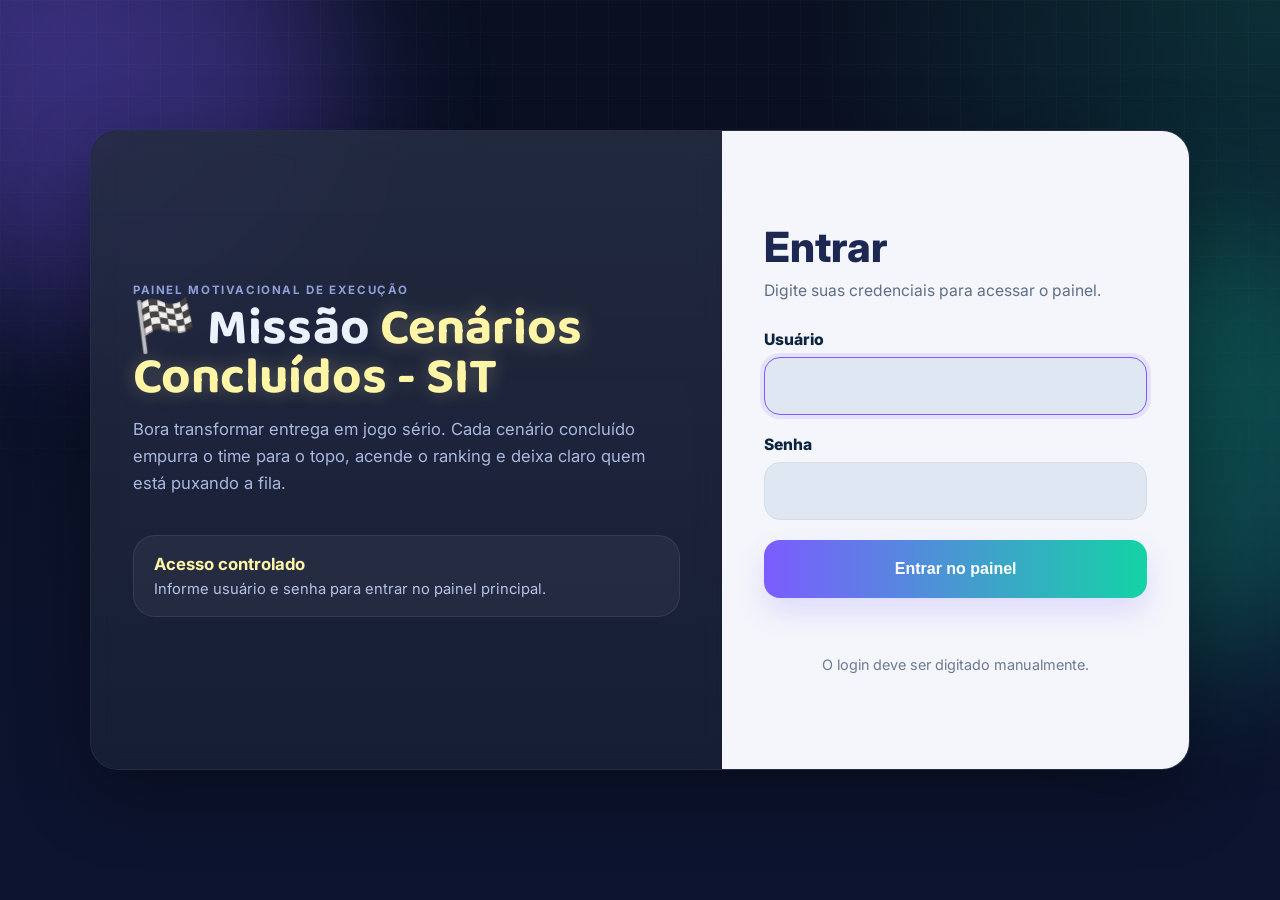
<file: login.html>
<!DOCTYPE html>
<html lang="pt-BR">
<head>
  <meta charset="UTF-8" />
  <meta http-equiv="Cache-Control" content="no-store, no-cache, must-revalidate, max-age=0" />
  <meta http-equiv="Pragma" content="no-cache" />
  <meta http-equiv="Expires" content="0" />
  <meta name="viewport" content="width=device-width, initial-scale=1.0" />
  <title>Login | Missão Cenários Concluídos Agrosys - SIT </title>

  <link rel="preconnect" href="https://fonts.googleapis.com">
  <link rel="preconnect" href="https://fonts.gstatic.com" crossorigin>
  <link href="https://fonts.googleapis.com/css2?family=Inter:wght@400;600;700;800&family=Baloo+2:wght@700;800&display=swap" rel="stylesheet">

  <style>
    :root {
      --bg: #0b1020;
      --card: #121a35;
      --line: rgba(255,255,255,.09);
      --text: #edf2ff;
      --muted: #aab8df;
      --accent: #7c5cff;
      --accent-2: #14d3a6;
      --danger: #ff6b7a;
      --shadow: 0 24px 70px rgba(0,0,0,.35);
      --radius: 24px;
    }

    * { box-sizing: border-box; }

    html, body {
      margin: 0;
      padding: 0;
      min-height: 100vh;
      font-family: 'Inter', system-ui, sans-serif;
      background:
        radial-gradient(circle at top left, rgba(124,92,255,.22), transparent 25%),
        radial-gradient(circle at top right, rgba(20,211,166,.16), transparent 30%),
        linear-gradient(180deg, #0a1021 0%, #0d1430 100%);
      color: var(--text);
    }

    body {
      display: flex;
      align-items: center;
      justify-content: center;
      padding: 24px;
      overflow-x: hidden;
    }

    .bg-grid {
      position: fixed;
      inset: 0;
      background-image:
        linear-gradient(rgba(255,255,255,.03) 1px, transparent 1px),
        linear-gradient(90deg, rgba(255,255,255,.03) 1px, transparent 1px);
      background-size: 32px 32px;
      mask-image: linear-gradient(180deg, rgba(0,0,0,.7), transparent 90%);
      pointer-events: none;
    }

    .bg-orb {
      position: fixed;
      width: 440px;
      height: 440px;
      border-radius: 50%;
      filter: blur(75px);
      opacity: .28;
      pointer-events: none;
    }

    .orb-1 { background: #7c5cff; top: -120px; left: -90px; }
    .orb-2 { background: #14d3a6; right: -120px; top: 220px; }

    .login-shell {
      width: min(1100px, 100%);
      min-height: 640px;
      display: grid;
      grid-template-columns: 1.15fr .85fr;
      background: rgba(17, 24, 48, 0.88);
      border: 1px solid var(--line);
      border-radius: 28px;
      overflow: hidden;
      box-shadow: var(--shadow);
      position: relative;
      z-index: 1;
    }

    .login-left {
      padding: 42px;
      background: linear-gradient(180deg, rgba(255,255,255,.08), rgba(255,255,255,.03));
      backdrop-filter: blur(14px);
      display: flex;
      flex-direction: column;
      justify-content: center;
    }

    .eyebrow {
      text-transform: uppercase;
      letter-spacing: .14em;
      font-size: .72rem;
      color: #8ea0d7;
      margin: 0 0 8px;
      font-weight: 700;
    }

    .login-left h1 {
      margin: 0;
      font-family: 'Baloo 2', cursive;
      font-size: clamp(2.2rem, 4vw, 4rem);
      line-height: .95;
    }

    .login-left h1 span {
      color: #fff5a6;
      text-shadow: 0 0 20px rgba(255,245,166,.28);
    }

    .hero-text {
      max-width: 680px;
      color: var(--muted);
      font-size: 1.04rem;
      margin-top: 14px;
      line-height: 1.6;
    }

    .info-box {
      margin-top: 22px;
      padding: 18px 20px;
      border-radius: 22px;
      background: rgba(255,255,255,.05);
      border: 1px solid rgba(255,255,255,.08);
      display: grid;
      gap: 6px;
      max-width: 620px;
    }

    .info-box strong {
      color: #fff5a6;
      font-size: 1.05rem;
    }

    .info-box small {
      color: #b6c2e8;
      font-size: .92rem;
    }

    .login-right {
      background: #f4f6fb;
      color: #1d2852;
      padding: 42px;
      display: flex;
      flex-direction: column;
      justify-content: center;
    }

    .login-right h2 {
      margin: 0 0 10px;
      font-size: 2.6rem;
      line-height: 1;
      font-weight: 800;
      color: #1d2852;
    }

    .login-subtitle {
      color: #5e6f86;
      margin-bottom: 28px;
      font-size: .98rem;
      line-height: 1.5;
    }

    .form-label {
      display: block;
      margin-bottom: 8px;
      font-weight: 800;
      font-size: .98rem;
      color: #0c2440;
    }

    .form-control {
      width: 100%;
      height: 58px;
      border-radius: 16px;
      border: 1px solid #d5dde7;
      background: #dfe7f2;
      font-size: 1rem;
      padding: 0 18px;
      outline: none;
      margin-bottom: 20px;
    }

    .form-control:focus {
      border-color: #7c5cff;
      box-shadow: 0 0 0 4px rgba(124,92,255,.12);
    }

    .btn-login {
      width: 100%;
      height: 58px;
      border: none;
      border-radius: 16px;
      background: linear-gradient(90deg, #7c5cff, #14d3a6);
      color: white;
      font-size: 1rem;
      font-weight: 800;
      cursor: pointer;
      box-shadow: 0 14px 28px rgba(124,92,255,.18);
    }

    .btn-login:hover {
      filter: brightness(1.05);
    }

    #erro {
      color: var(--danger);
      font-weight: 700;
      min-height: 24px;
      margin-top: 14px;
      text-align: center;
    }

    .login-foot {
      margin-top: 20px;
      color: #6d7b91;
      text-align: center;
      font-size: .9rem;
    }

    @media (max-width: 960px) {
      .login-shell {
        grid-template-columns: 1fr;
      }

      .login-left, .login-right {
        padding: 28px;
      }
    }
  </style>
</head>
<body>
  <div class="bg-orb orb-1"></div>
  <div class="bg-orb orb-2"></div>
  <div class="bg-grid"></div>

  <main class="login-shell">
    <section class="login-left">
      <p class="eyebrow">Painel motivacional de execução</p>
      <h1>🏁 Missão <span>Cenários Concluídos - SIT</span></h1>
      <p class="hero-text">
        Bora transformar entrega em jogo sério. Cada cenário concluído empurra o time para o topo,
        acende o ranking e deixa claro quem está puxando a fila.
      </p>

      <div class="info-box">
        <strong>Acesso controlado</strong>
        <small>Informe usuário e senha para entrar no painel principal.</small>
      </div>
    </section>

    <section class="login-right">
      <h2>Entrar</h2>
      <div class="login-subtitle">
        Digite suas credenciais para acessar o painel.
      </div>

      <form id="formLogin" autocomplete="off">
        <label for="user" class="form-label">Usuário</label>
        <input
          id="user"
          name="login_usuario_manual"
          type="text"
          class="form-control"
          autocomplete="off"
          autocapitalize="off"
          autocorrect="off"
          spellcheck="false"
          value=""
        >

        <label for="pass" class="form-label">Senha</label>
        <input
          id="pass"
          name="login_senha_manual"
          type="password"
          class="form-control"
          autocomplete="new-password"
          autocapitalize="off"
          autocorrect="off"
          spellcheck="false"
          value=""
        >

        <button type="submit" class="btn-login">Entrar no painel</button>
        <div id="erro"></div>
      </form>

      <div class="login-foot">
        O login deve ser digitado manualmente.
      </div>
    </section>
  </main>

  <script src="auth.js"></script>
  <script>
    limparSessao();

    window.addEventListener("load", function () {
      const campoUser = document.getElementById("user");
      const campoPass = document.getElementById("pass");

      campoUser.value = "";
      campoPass.value = "";

      setTimeout(function () {
        campoUser.value = "";
        campoPass.value = "";
        campoUser.focus();
      }, 50);
    });

    document.getElementById("formLogin").addEventListener("submit", function (e) {
      e.preventDefault();

      const u = document.getElementById("user").value.trim();
      const p = document.getElementById("pass").value.trim();
      const erro = document.getElementById("erro");

      const resultado = fazerLogin(u, p);

      if (resultado.sucesso) {
        window.location.href = "index.html";
        return;
      }

      if (resultado.erro === "usuario") {
        erro.innerText = "Usuário não encontrado";
        document.getElementById("user").focus();
      } else if (resultado.erro === "senha") {
        erro.innerText = "Senha incorreta";
        document.getElementById("pass").value = "";
        document.getElementById("pass").focus();
      } else {
        erro.innerText = "Falha no login";
      }
    });
  </script>
</body>
</html>
</file>
